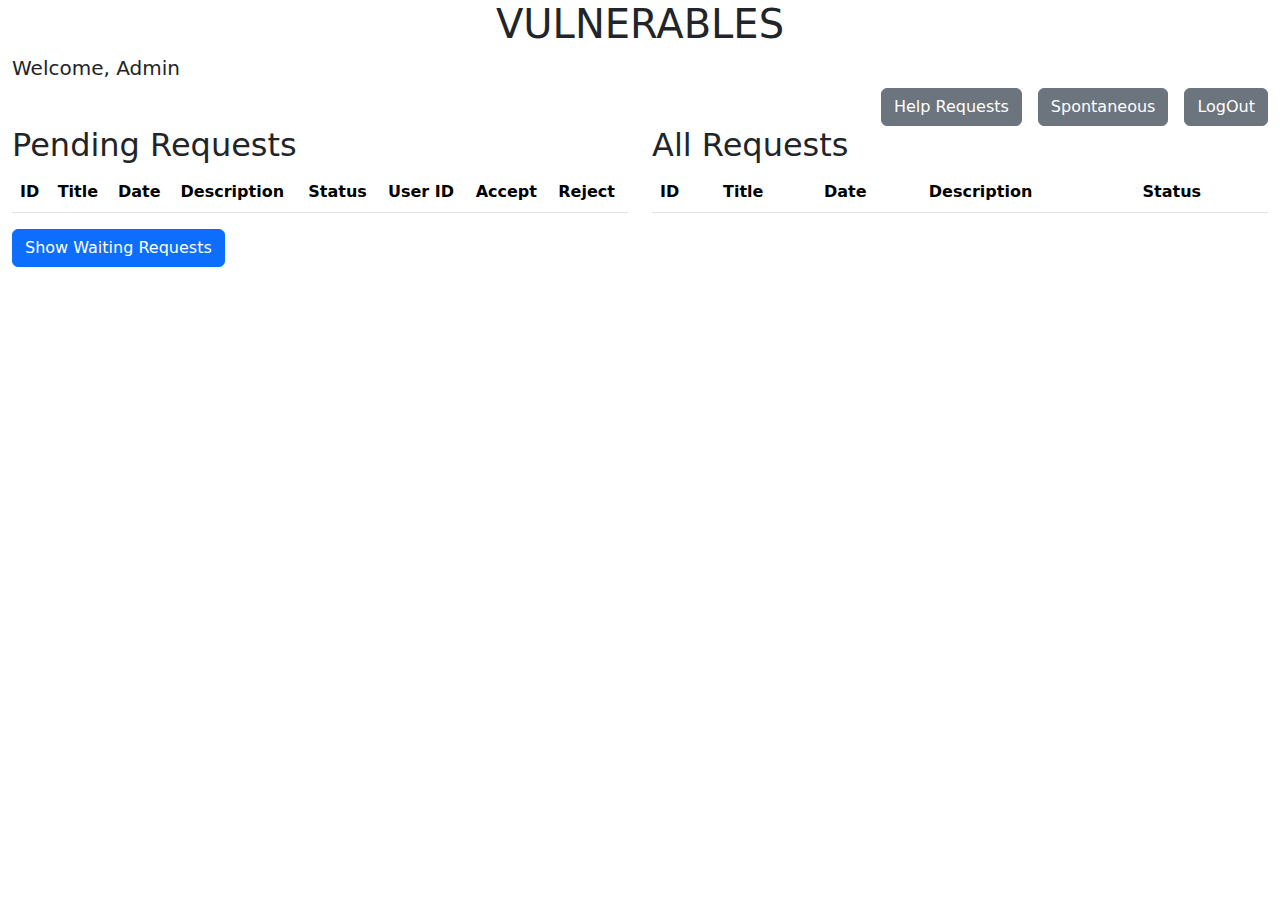
<file: frontend/public/views/AdmViewRequests.html>
<!DOCTYPE html>
<html lang="en">
<head>
    <meta charset="UTF-8">
    <meta name="viewport" content="width=device-width, initial-scale=1.0">
    <title>Requests</title>
    <link href="https://cdn.jsdelivr.net/npm/bootstrap@5.3.0/dist/css/bootstrap.min.css" rel="stylesheet">
    <link rel="stylesheet" href="../src/css/app.css">
</head>
<body>
<div class="container-fluid">
    <!-- Menu Panel -->
    <div class="row menu-panel">
        <div class="col-12 text-center">
            <h1 class="app-title-menu">VULNERABLES</h1>
        </div>
        <div class="col-12 text-start">
            <h5 id="welcomeMessage" class="welcome-message">Welcome, Admin</h5>
        </div>
        <div class="col-12 d-flex justify-content-end">
            <button id="homeButton" class="btn btn-secondary me-3" onclick="window.location.href='../views/AdmViewRequests.html';">Help Requests</button>
            <button id="viewMySpontaneousButton" class="btn btn-secondary me-3" onclick="window.location.href='../views/AdmViewSpontaneous.html';">Spontaneous</button>
            <button id="logOutButton" class="btn btn-secondary" onclick="window.location.href='../views/login.html';">LogOut</button>
        </div>
    </div>

    <!-- Main Panels -->
    <div class="row content-panels">
        <!-- Left Panel -->
        <div class="col-lg-6 left-panel-tables">
            <h2 class="big-title">Pending Requests</h2>
            <table id="requestsTable" class="table table-striped">
                <thead>
                <tr>
                    <th>ID</th>
                    <th>Title</th>
                    <th>Date</th>
                    <th>Description</th>
                    <th>Status</th>
                    <th>User ID</th>
                    <th>Accept</th>
                    <th>Reject</th>
                </tr>
                </thead>
                <tbody></tbody>
            </table>
            <div class="d-flex justify-content-between mt-3">
                <button id="showRequestsButton" class="btn btn-primary">Show Waiting Requests</button>
            </div>
        </div>

        <!-- Right Panel -->
        <div class="col-lg-6 right-panel-tables">
            <h2 class="big-title">All Requests</h2>
            <table id="missionsTable" class="table table-striped">
                <thead>
                <tr>
                    <th>ID</th>
                    <th>Title</th>
                    <th>Date</th>
                    <th>Description</th>
                    <th>Status</th>
                </tr>
                </thead>
                <tbody></tbody>
            </table>
        </div>
    </div>
</div>

<script src="https://cdn.jsdelivr.net/npm/bootstrap@5.3.0/dist/js/bootstrap.bundle.min.js"></script>
<script src="../src/js/admin.js"></script>
</body>
</html>
</file>
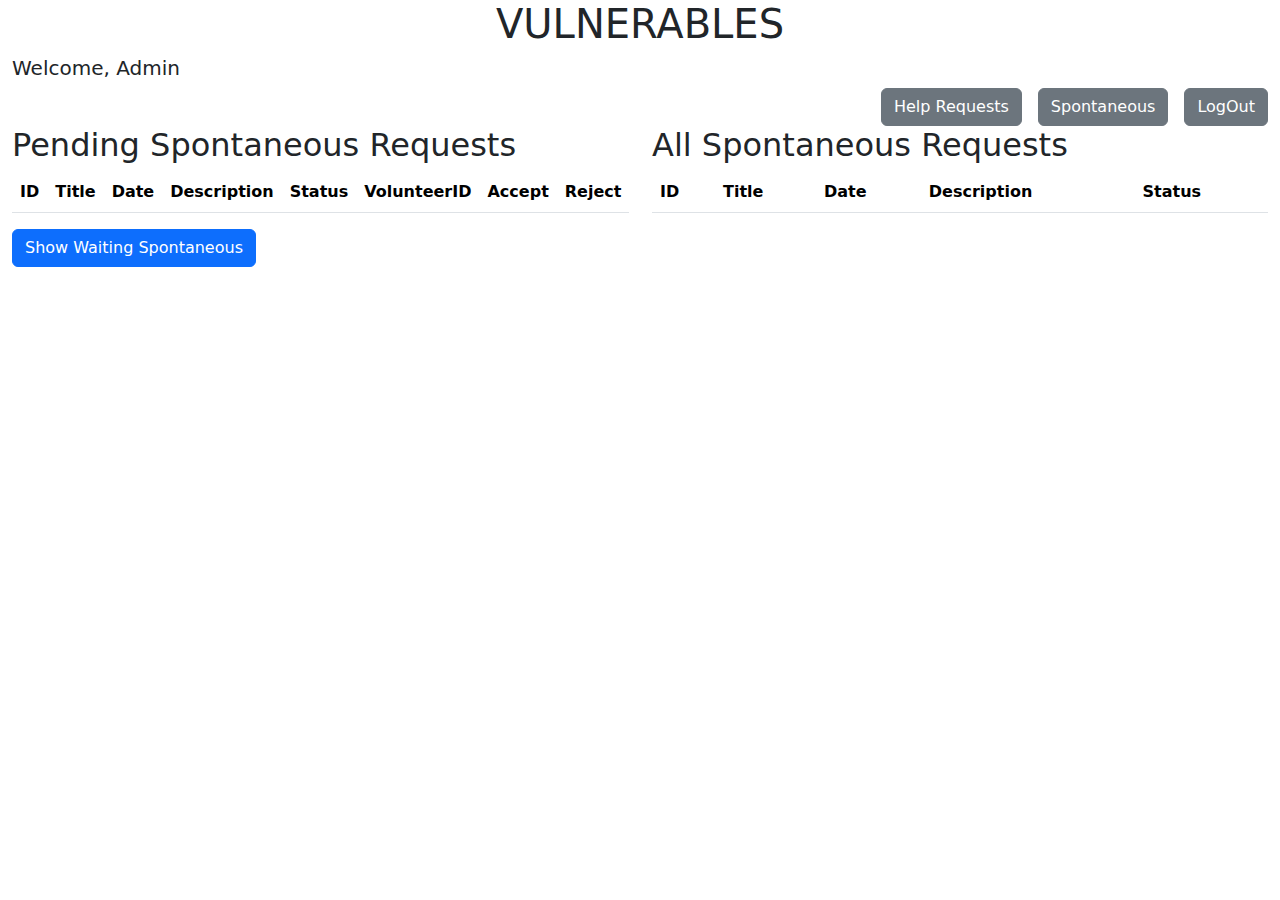
<file: frontend/public/views/AdmViewSpontaneous.html>
<!DOCTYPE html>
<html lang="en">
<head>
  <meta charset="UTF-8">
  <meta name="viewport" content="width=device-width, initial-scale=1.0">
  <title>Spontaneous Requests</title>
  <link href="https://cdn.jsdelivr.net/npm/bootstrap@5.3.0/dist/css/bootstrap.min.css" rel="stylesheet">
  <link rel="stylesheet" href="../src/css/app.css">
</head>
<body>
<div class="container-fluid">
  <!-- Menu Panel -->
  <div class="row menu-panel">
    <div class="col-12 text-center">
      <h1 class="app-title-menu">VULNERABLES</h1>
    </div>
    <div class="col-12 text-start">
      <h5 id="welcomeMessage" class="welcome-message">Welcome, Admin</h5>
    </div>
    <div class="col-12 d-flex justify-content-end">
      <button id="homeButton" class="btn btn-secondary me-3" onclick="window.location.href='../views/AdmViewRequests.html';">Help Requests</button>
      <button id="viewMySpontaneousButton" class="btn btn-secondary me-3" onclick="window.location.href='../views/AdmViewSpontaneous.html';">Spontaneous</button>
      <button id="logOutButton" class="btn btn-secondary" onclick="window.location.href='../views/login.html';">LogOut</button>
    </div>
  </div>

  <!-- Main Panels -->
  <div class="row content-panels">
    <!-- Left Panel -->
    <div class="col-lg-6 left-panel-tables-admin">
      <h2 class="big-title">Pending Spontaneous Requests</h2>
      <table id="requestsTable-admin" class="table table-striped">
        <thead>
        <tr>
          <th>ID</th>
          <th>Title</th>
          <th>Date</th>
          <th>Description</th>
          <th>Status</th>
          <th>VolunteerID</th>
          <th>Accept</th>
          <th>Reject</th>
        </tr>
        </thead>
        <tbody></tbody>
      </table>
      <div class="d-flex justify-content-between mt-3">
        <button id="showSpontaneousButton" class="btn btn-primary">Show Waiting Spontaneous</button>
      </div>
    </div>

    <!-- Right Panel -->
    <div class="col-lg-6 right-panel-tables">
      <h2 class="big-title">All Spontaneous Requests</h2>
      <table id="missionsTable" class="table table-striped">
        <thead>
        <tr>
          <th>ID</th>
          <th>Title</th>
          <th>Date</th>
          <th>Description</th>
          <th>Status</th>
        </tr>
        </thead>
        <tbody></tbody>
      </table>
    </div>
  </div>
</div>

<script src="https://cdn.jsdelivr.net/npm/bootstrap@5.3.0/dist/js/bootstrap.bundle.min.js"></script>
<script src="../src/js/admin.js"></script>
</body>
</html>
</file>
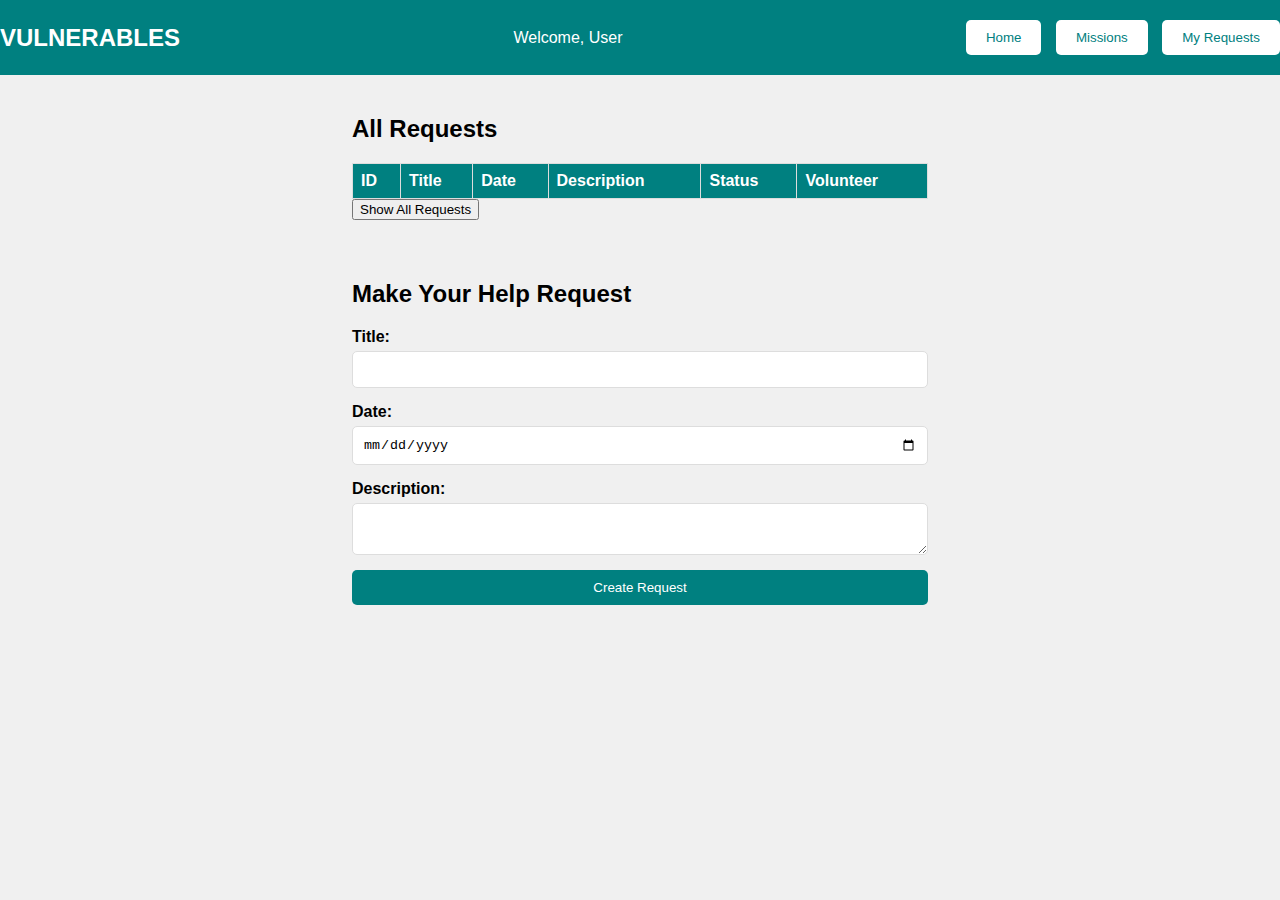
<file: frontend/public/views/helpRequest.html>
<!DOCTYPE html>
<html lang="en">
<head>
  <meta charset="UTF-8">
  <meta name="viewport" content="width=device-width, initial-scale=1.0">
  <title>Help Requests</title>
  <link rel="stylesheet" href="../src/css/helpRequest.css">
</head>
<body>
<div class="container">
  <!-- Menu -->
  <div class="menu">
    <h1>VULNERABLES</h1>
    <div class="welcome">
      <span id="welcomeMessage">Welcome, User</span>
    </div>
    <div class="menu-buttons">
      <button id="homeButton">Home</button>
      <button id="missionsButton">Missions</button>
      <button id="myRequestsButton">My Requests</button>
    </div>
  </div>

  <!-- Left Panel -->
  <div class="left-panel">
    <h2>All Requests</h2>
    <table id="requestsTable">
      <thead>
      <tr>
        <th>ID</th>
        <th>Title</th>
        <th>Date</th>
        <th>Description</th>
        <th>Status</th>
        <th>Volunteer</th>
      </tr>
      </thead>
      <tbody>
      <!-- Rows will be dynamically inserted here -->
      </tbody>
    </table>
    <button id="showRequestsButton">Show All Requests</button>
  </div>

  <!-- Right Panel -->
  <div class="right-panel">
    <h2>Make Your Help Request</h2>
    <form id="helpRequestForm">
      <label for="requestTitle">Title:</label>
      <input type="text" id="requestTitle" name="title" required>

      <label for="requestDate">Date:</label>
      <input type="date" id="requestDate" name="date" required>

      <label for="requestDescription">Description:</label>
      <textarea id="requestDescription" name="description" required></textarea>

      <button type="submit" id="createRequestButton">Create Request</button>
    </form>
  </div>
</div>
<script src="../src/js/helpRequest.js" type="module"></script>
</body>
</html>
</file>
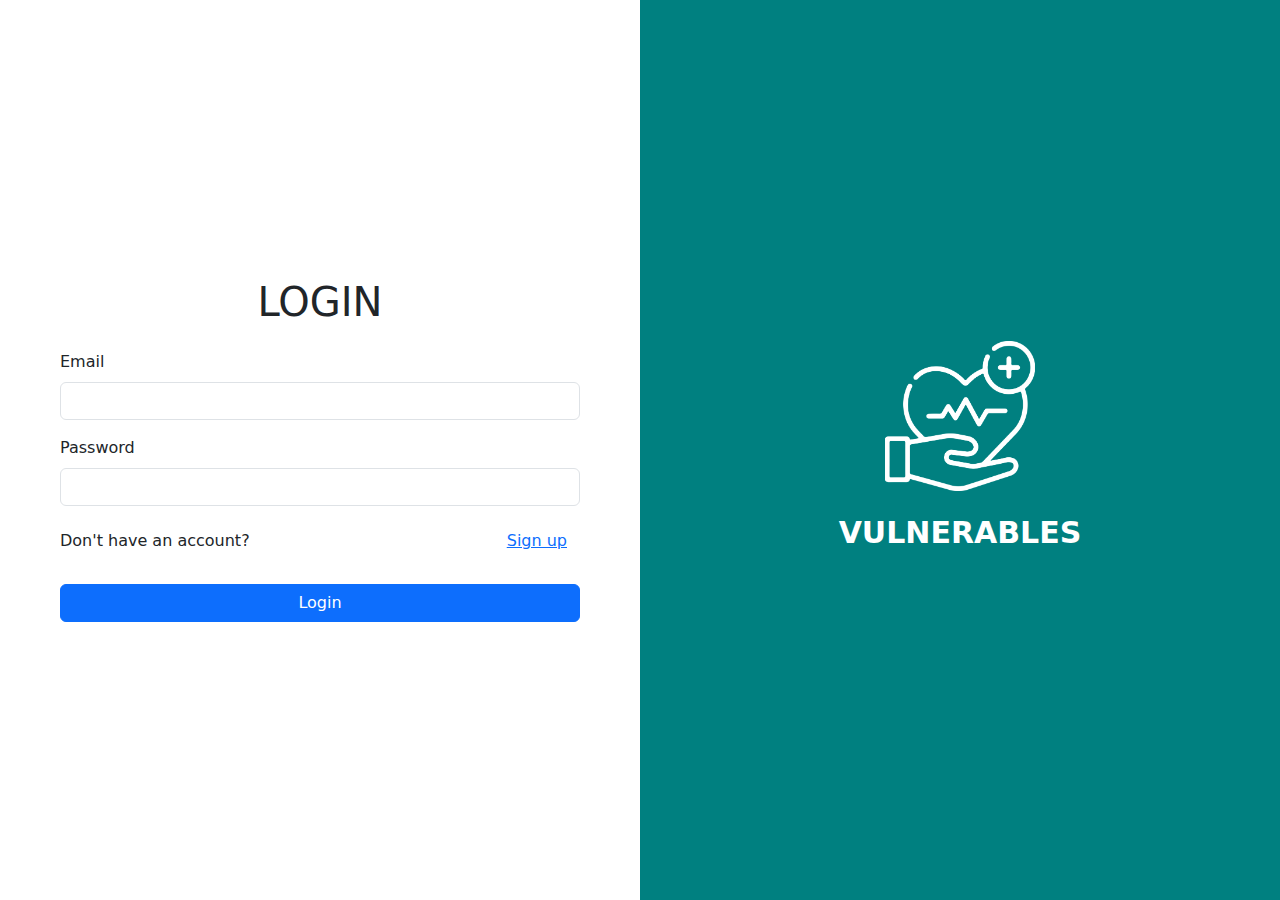
<file: frontend/public/views/login.html>
<!DOCTYPE html>
<html lang="en">
<head>
    <meta charset="UTF-8">
    <meta name="viewport" content="width=device-width, initial-scale=1.0">
    <title>Login</title>
    <!-- Bootstrap CSS -->
    <link href="https://cdn.jsdelivr.net/npm/bootstrap@5.3.0/dist/css/bootstrap.min.css" rel="stylesheet">
    <!-- Custom CSS -->
    <link rel="stylesheet" href="../src/css/login.css">
</head>
<body>
<div class="container-fluid vh-100">
    <div class="row h-100">
        <!-- Left Panel -->
        <div class="col-md-6 d-flex flex-column justify-content-center left-panel">
            <h1 class="text-center mb-4">LOGIN</h1>
            <form id="loginForm">
                <div class="mb-3">
                    <label for="email" class="form-label">Email</label>
                    <input type="text" class="form-control" id="email" name="email" required>
                </div>
                <div class="mb-3">
                    <label for="password" class="form-label">Password</label>
                    <input type="password" class="form-control" id="password" name="password" required>
                </div>
                <div class="d-flex justify-content-between align-items-center">
                    <span>Don't have an account?</span>
                    <a href="../views/signup.html" class="btn btn-link">Sign up</a>
                </div>
                <div class="d-grid mt-4">
                    <button type="submit" class="btn btn-primary">Login</button>
                </div>
            </form>
        </div>
        <!-- Right Panel -->
        <div class="col-md-6 right-panel">
            <img src="../src/media/images/healthcare.png" alt="Logo" class="logo">
            <h1 class="mt-4 login-title">VULNERABLES</h1>
        </div>
    </div>
</div>
<!-- Bootstrap JS -->
<script src="https://cdn.jsdelivr.net/npm/bootstrap@5.3.0/dist/js/bootstrap.bundle.min.js"></script>
<script src="../src/js/login.js"></script>
</body>
</html>
</file>
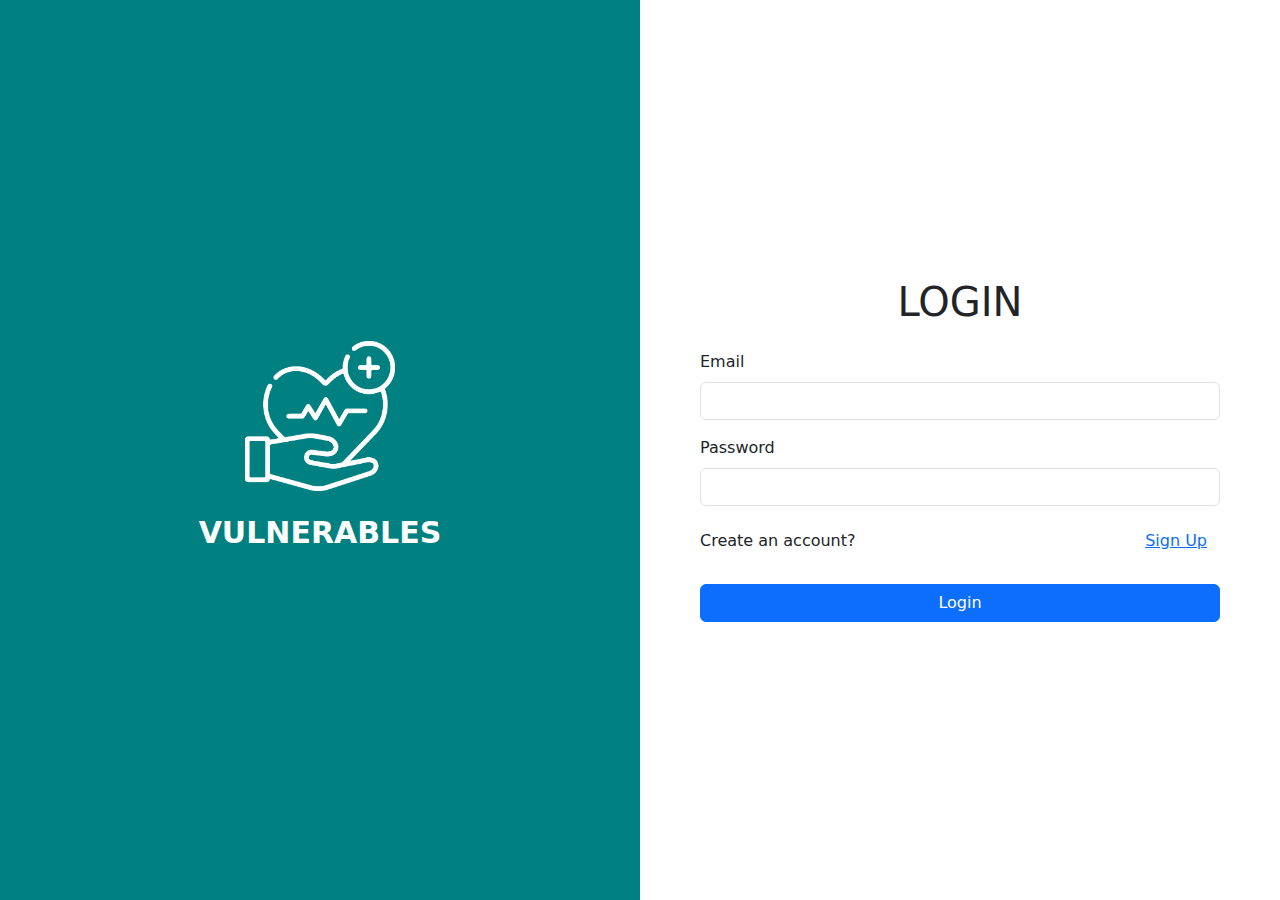
<file: frontend/public/views/login2.html>
<!DOCTYPE html>
<html lang="en">
<head>
    <meta charset="UTF-8">
    <meta name="viewport" content="width=device-width, initial-scale=1.0">
    <title>Login</title>
    <link href="https://cdn.jsdelivr.net/npm/bootstrap@5.3.0/dist/css/bootstrap.min.css" rel="stylesheet">
    <link rel="stylesheet" href="../src/css/app.css">
</head>
<body>
<div class="container-fluid vh-100">
    <div class="row h-100">
        <!-- Left Panel -->
        <div class="col-md-6 left-panel">
            <img src="../src/media/images/healthcare.png" alt="Logo" class="logo">
            <h1 class="mt-4 app-title">VULNERABLES</h1>
        </div>

        <!-- Right Panel -->
        <div class="col-md-6 d-flex flex-column justify-content-center right-panel">
            <h1 class="text-center mb-4">LOGIN</h1>
            <form id="loginForm">
                <div class="mb-3">
                    <label for="email" class="form-label">Email</label>
                    <input type="email" class="form-control" id="email" name="email" required>
                </div>
                <div class="mb-3">
                    <label for="password" class="form-label">Password</label>
                    <input type="password" class="form-control" id="password" name="password" required>
                </div>
                <div class="d-flex justify-content-between align-items-center">
                    <span>Create an account?</span>
                    <a href="signup.html" class="btn btn-link">Sign Up</a>
                </div>
                <div class="d-grid mt-4">
                    <button type="submit" class="btn btn-primary">Login</button>
                </div>
            </form>
        </div>
    </div>
</div>

<script src="https://cdn.jsdelivr.net/npm/bootstrap@5.3.0/dist/js/bootstrap.bundle.min.js"></script>
<script src="../src/js/login2.js"></script>
</body>
</html>
</file>
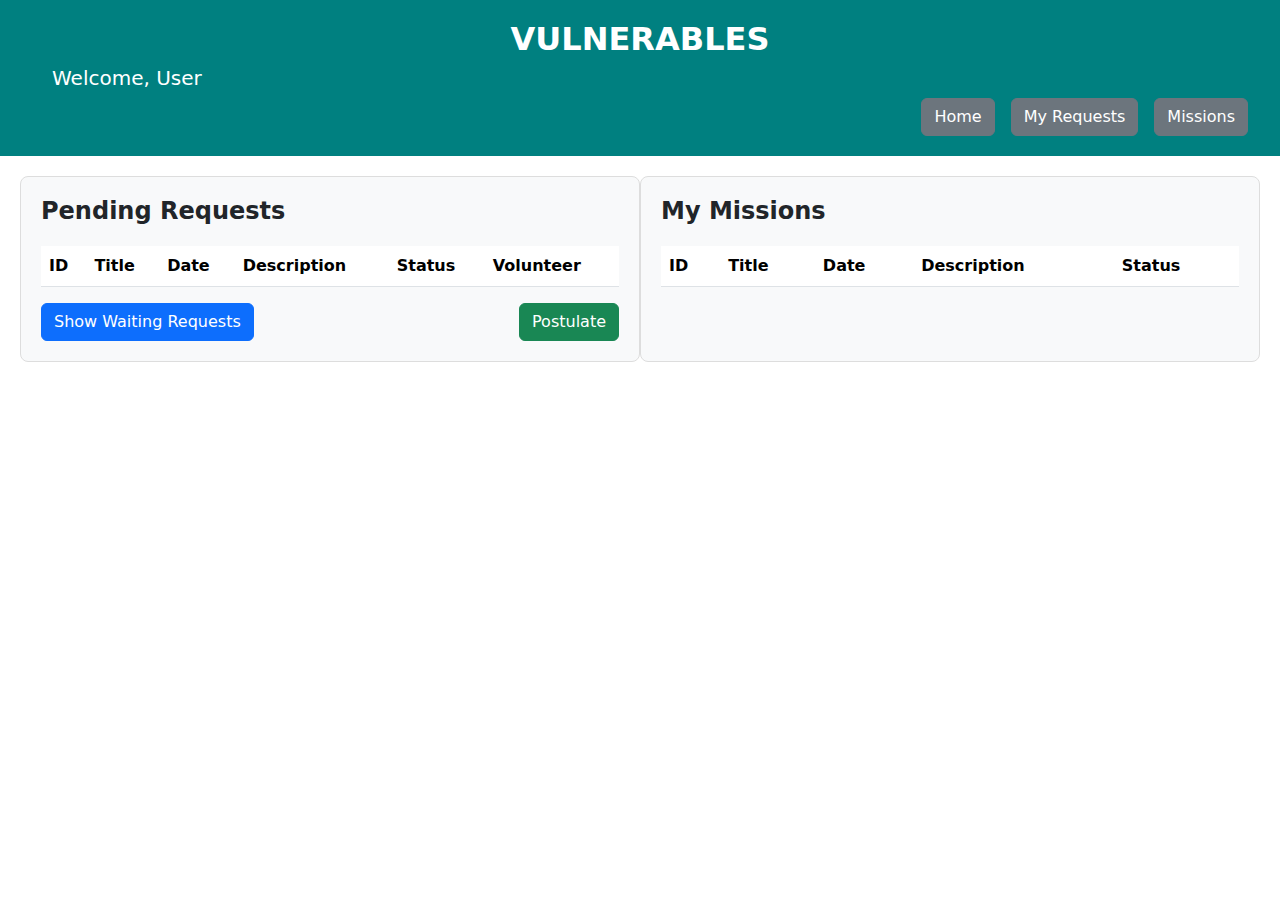
<file: frontend/public/views/myMissions.html>
<!DOCTYPE html>
<html lang="en">
<head>
    <meta charset="UTF-8">
    <meta name="viewport" content="width=device-width, initial-scale=1.0">
    <title>My Missions</title>
    <link href="https://cdn.jsdelivr.net/npm/bootstrap@5.3.0/dist/css/bootstrap.min.css" rel="stylesheet">
    <link rel="stylesheet" href="../src/css/myMissions.css">
</head>
<body>
<div class="container-fluid">
    <!-- Menu Panel -->
    <div class="row menu-panel">
        <div class="col-12 text-center">
            <h1 class="app-title">VULNERABLES</h1>
        </div>
        <div class="col-12 text-start">
            <h5 id="welcomeMessage" class="welcome-message">Welcome, User</h5>
        </div>
        <div class="col-12 d-flex justify-content-end">
            <button id="homeButton" class="btn btn-secondary me-3">Home</button>
            <button id="myRequestsButton" class="btn btn-secondary me-3">My Requests</button>
            <button id="missionsButton" class="btn btn-secondary">Missions</button>
        </div>
    </div>

    <!-- Main Panels -->
    <div class="row content-panels">
        <!-- Left Panel -->
        <div class="col-lg-6 left-panel">
            <h4 class="panel-title">Pending Requests</h4>
            <table id="requestsTable" class="table table-striped">
                <thead>
                <tr>
                    <th>ID</th>
                    <th>Title</th>
                    <th>Date</th>
                    <th>Description</th>
                    <th>Status</th>
                    <th>Volunteer</th>
                </tr>
                </thead>
                <tbody></tbody>
            </table>
            <div class="d-flex justify-content-between mt-3">
                <button id="showRequestsButton" class="btn btn-primary">Show Waiting Requests</button>
                <button id="postulateButton" class="btn btn-success">Postulate</button>
            </div>
        </div>

        <!-- Right Panel -->
        <div class="col-lg-6 right-panel">
            <h4 class="panel-title">My Missions</h4>
            <table id="missionsTable" class="table table-striped">
                <thead>
                <tr>
                    <th>ID</th>
                    <th>Title</th>
                    <th>Date</th>
                    <th>Description</th>
                    <th>Status</th>
                </tr>
                </thead>
                <tbody></tbody>
            </table>
        </div>
    </div>
</div>

<script src="https://cdn.jsdelivr.net/npm/bootstrap@5.3.0/dist/js/bootstrap.bundle.min.js"></script>
<script src="../src/js/myMissions.js"></script>
</body>
</html>
</file>
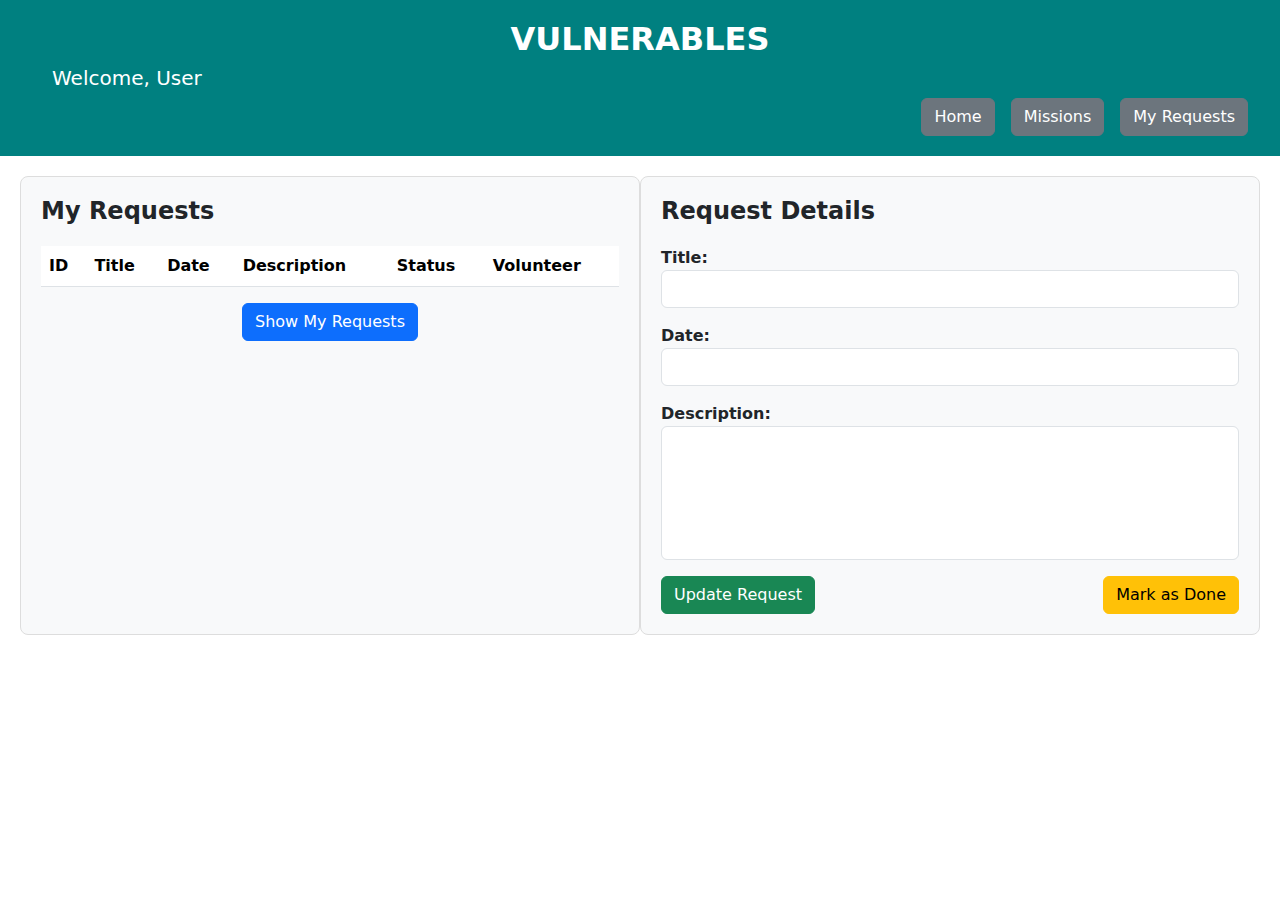
<file: frontend/public/views/myRequests.html>
<!DOCTYPE html>
<html lang="en">
<head>
  <meta charset="UTF-8">
  <meta name="viewport" content="width=device-width, initial-scale=1.0">
  <title>My Requests</title>
  <link href="https://cdn.jsdelivr.net/npm/bootstrap@5.3.0/dist/css/bootstrap.min.css" rel="stylesheet">
  <link rel="stylesheet" href="../src/css/myRequests.css">
</head>
<body>
<div class="container-fluid">
  <!-- Menu Panel -->
  <div class="row menu-panel">
    <div class="col-12 text-center">
      <h1 class="app-title">VULNERABLES</h1>
    </div>
    <div class="col-12 text-start">
      <h5 id="welcomeMessage" class="welcome-message">Welcome, User</h5>
    </div>
    <div class="col-12 d-flex justify-content-end">
      <button id="homeButton" class="btn btn-secondary me-3">Home</button>
      <button id="missionsButton" class="btn btn-secondary me-3">Missions</button>
      <button id="myRequestsButton" class="btn btn-secondary">My Requests</button>
    </div>
  </div>

  <!-- Main Panels -->
  <div class="row content-panels">
    <!-- Left Panel -->
    <div class="col-lg-6 left-panel">
      <h4 class="panel-title">My Requests</h4>
      <table id="requestsTable" class="table table-striped">
        <thead>
        <tr>
          <th>ID</th>
          <th>Title</th>
          <th>Date</th>
          <th>Description</th>
          <th>Status</th>
          <th>Volunteer</th>
        </tr>
        </thead>
        <tbody></tbody>
      </table>
      <div class="d-flex justify-content-center mt-3">
        <button id="showRequestsButton" class="btn btn-primary">Show My Requests</button>
      </div>
    </div>

    <!-- Right Panel -->
    <div class="col-lg-6 right-panel">
      <h4 class="panel-title">Request Details</h4>
      <div class="request-form">
        <label for="requestTitle">Title:</label>
        <input type="text" id="requestTitle" class="form-control mb-3">

        <label for="requestDate">Date:</label>
        <input type="text" id="requestDate" class="form-control mb-3" readonly>

        <label for="requestDescription">Description:</label>
        <textarea id="requestDescription" rows="5" class="form-control mb-3"></textarea>

        <div class="d-flex justify-content-between">
          <button id="updateRequestButton" class="btn btn-success">Update Request</button>
          <button id="markRequestDoneButton" class="btn btn-warning">Mark as Done</button>
        </div>
      </div>
    </div>
  </div>
</div>

<script src="https://cdn.jsdelivr.net/npm/bootstrap@5.3.0/dist/js/bootstrap.bundle.min.js"></script>
<script src="../src/js/myRequests.js"></script>
</body>
</html>
</file>
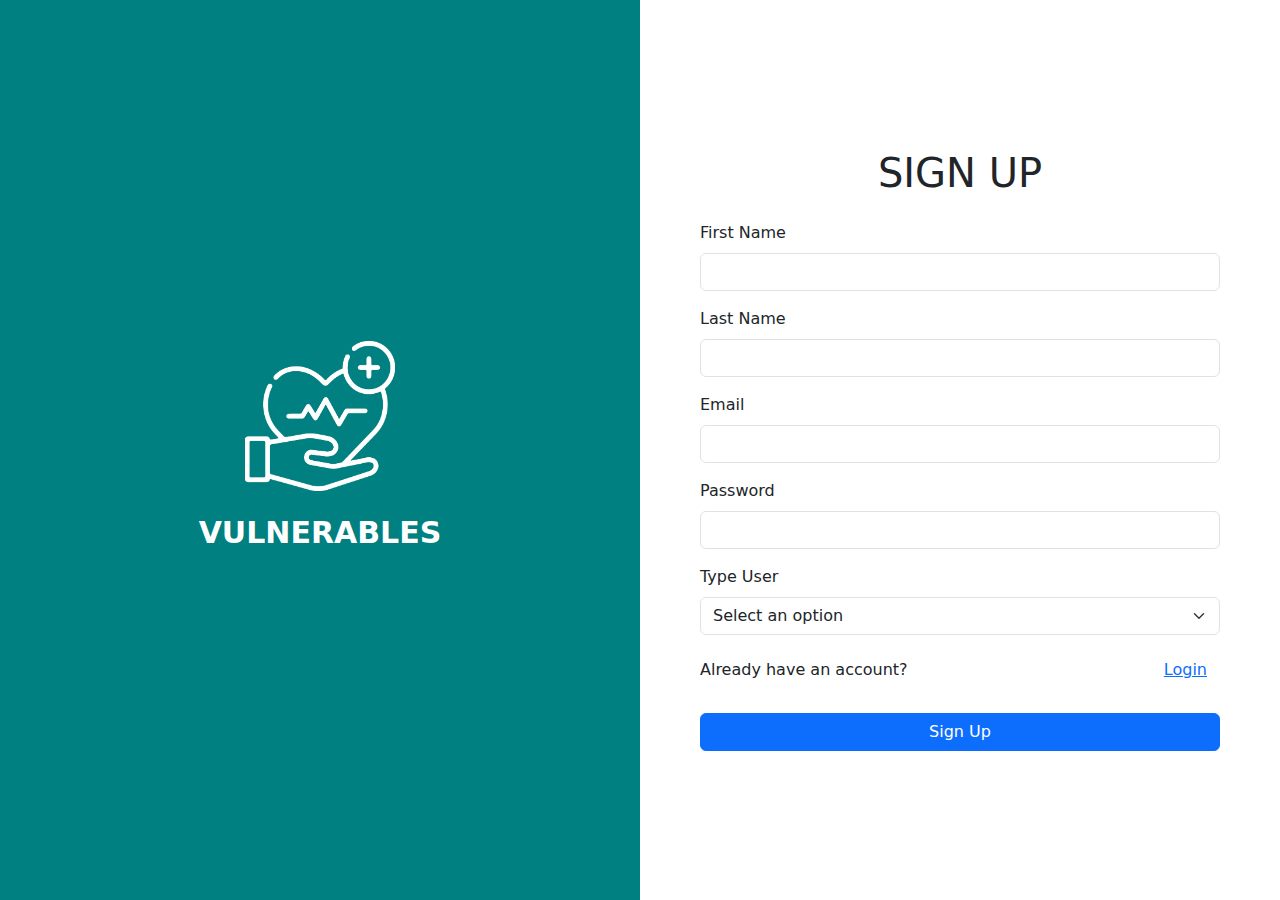
<file: frontend/public/views/signup.html>
<!DOCTYPE html>
<html lang="en">
<head>
  <meta charset="UTF-8">
  <meta name="viewport" content="width=device-width, initial-scale=1.0">
  <title>Sign Up</title>
  <!-- Bootstrap CSS -->
  <link href="https://cdn.jsdelivr.net/npm/bootstrap@5.3.0/dist/css/bootstrap.min.css" rel="stylesheet">
  <!-- Custom CSS -->
  <link rel="stylesheet" href="../src/css/app.css">
</head>
<body>
<div class="container-fluid vh-100">
  <div class="row h-100">
    <!-- Left Panel -->
    <div class="col-md-6 left-panel">
      <img src="../src/media/images/healthcare.png" alt="Logo" class="logo">
      <h1 class="mt-4 app-title">VULNERABLES</h1>
    </div>

    <!-- Right Panel -->
    <div class="col-md-6 d-flex flex-column justify-content-center right-panel">
      <h1 class="text-center mb-4">SIGN UP</h1>
      <form id="signupForm">
        <div class="mb-3">
          <label for="firstName" class="form-label">First Name</label>
          <input type="text" class="form-control" id="firstName" name="firstName" required>
        </div>
        <div class="mb-3">
          <label for="lastName" class="form-label">Last Name</label>
          <input type="text" class="form-control" id="lastName" name="lastName" required>
        </div>
        <div class="mb-3">
          <label for="email" class="form-label">Email</label>
          <input type="email" class="form-control" id="email" name="email" required>
        </div>
        <div class="mb-3">
          <label for="password" class="form-label">Password</label>
          <input type="password" class="form-control" id="password" name="password" required>
        </div>

        <div class="mb-3">
          <label for="userType" class="form-label">Type User</label>
          <select class="form-select" id="userType" name="userType" required>
            <option value="" disabled selected>Select an option</option>
            <option value="Volunteer">Volunteer</option>
            <option value="Admin">Admin</option>
            <option value="Other">User</option>
          </select>
        </div>

        <div class="d-flex justify-content-between align-items-center">
          <span>Already have an account?</span>
          <!-- <a href="login.html" class="btn btn-link">Login</a> -->
          <a href="../views/login.html" class="btn btn-link">Login</a>
        </div>
        <div class="d-grid mt-4">
          <button type="submit" class="btn btn-primary">Sign Up</button>
        </div>
      </form>
    </div>
  </div>
</div>

<!-- Bootstrap JS -->
<script src="https://cdn.jsdelivr.net/npm/bootstrap@5.3.0/dist/js/bootstrap.bundle.min.js"></script>
<script src="../src/js/signup.js"></script>
</body>
</html>
</file>
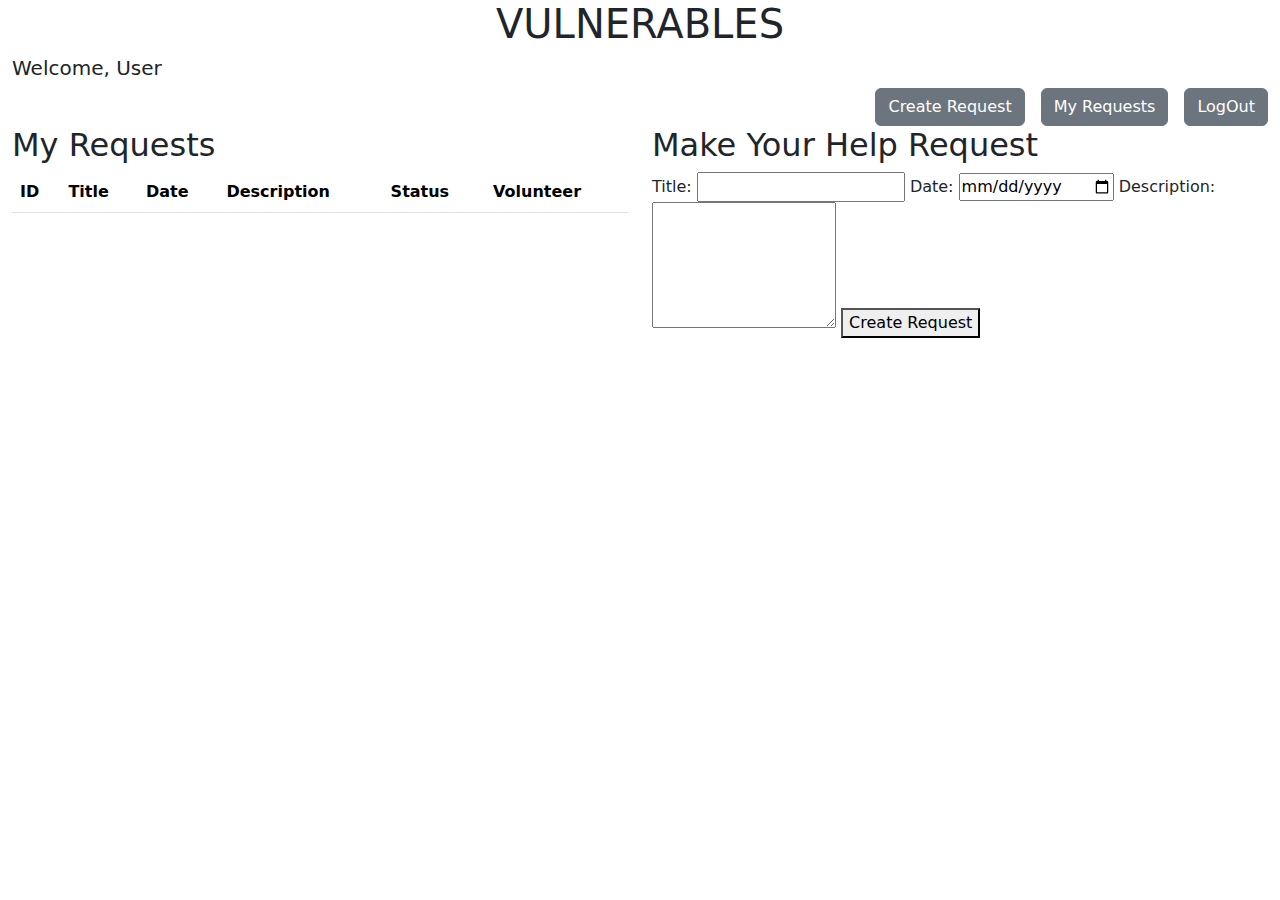
<file: frontend/public/views/UsrHelpRequest.html>
<!DOCTYPE html>
<html lang="en">
<head>
  <meta charset="UTF-8">
  <meta name="viewport" content="width=device-width, initial-scale=1.0">
  <title>Create Help Request</title>
  <link href="https://cdn.jsdelivr.net/npm/bootstrap@5.3.0/dist/css/bootstrap.min.css" rel="stylesheet">
  <link rel="stylesheet" href="../src/css/app.css">
</head>
<body>
<div class="container-fluid">
<!-- Menu Panel -->
<div class="row menu-panel">
  <div class="col-12 text-center">
    <h1 class="app-title-menu">VULNERABLES</h1>
  </div>
  <div class="col-12 text-start">
    <h5 id="welcomeMessage" class="welcome-message">Welcome, User</h5>
  </div>
  <div class="col-12 d-flex justify-content-end">
    <button id="homeButton" class="btn btn-secondary me-3" onclick="window.location.href='../views/UsrHelpRequest.html';">Create Request</button>
    <button id="myRequestsButton" class="btn btn-secondary me-3" onclick="window.location.href='../views/UsrMyRequests.html';">My Requests</button>
    <button id="logOutButton" class="btn btn-secondary" onclick="window.location.href='../views/login.html';">LogOut</button>
  </div>
</div>

<!-- Main Content -->
  <div class="row content-panels">
  <!-- Left Panel -->
    <div class="col-lg-6 left-panel-tables">
      <h2 class="big-title">My Requests</h2>
      <table id="requestsTable" class="table table-striped">
        <thead>
        <tr>
          <th>ID</th>
          <th>Title</th>
          <th>Date</th>
          <th>Description</th>
          <th>Status</th>
          <th>Volunteer</th>
        </tr>
        </thead>
        <tbody>
        <!-- Rows dynamically generated via JavaScript -->
        </tbody>
      </table>
    </div>

  <!-- Right Panel -->
    <div class="col-lg-6 right-panel-tables">
      <h2 class="big-title">Make Your Help Request</h2>
      <div id="request-form">
        <label for="requestTitle">Title:</label>
        <input type="text" id="requestTitle" class="input-field" required>

        <label for="requestDate">Date:</label>
        <input type="date" id="requestDate" class="input-field" required>

        <label for="requestDescription">Description:</label>
        <textarea id="requestDescription" rows="5" class="input-field" required></textarea>

        <button id="btn-create-request" class="action-button">Create Request</button>
      </div>
    </div>

</div>

</div>
<script src="https://cdn.jsdelivr.net/npm/bootstrap@5.3.0/dist/js/bootstrap.bundle.min.js"></script>
<script src="../src/js/user.js"></script>
</body>
</html>
</file>
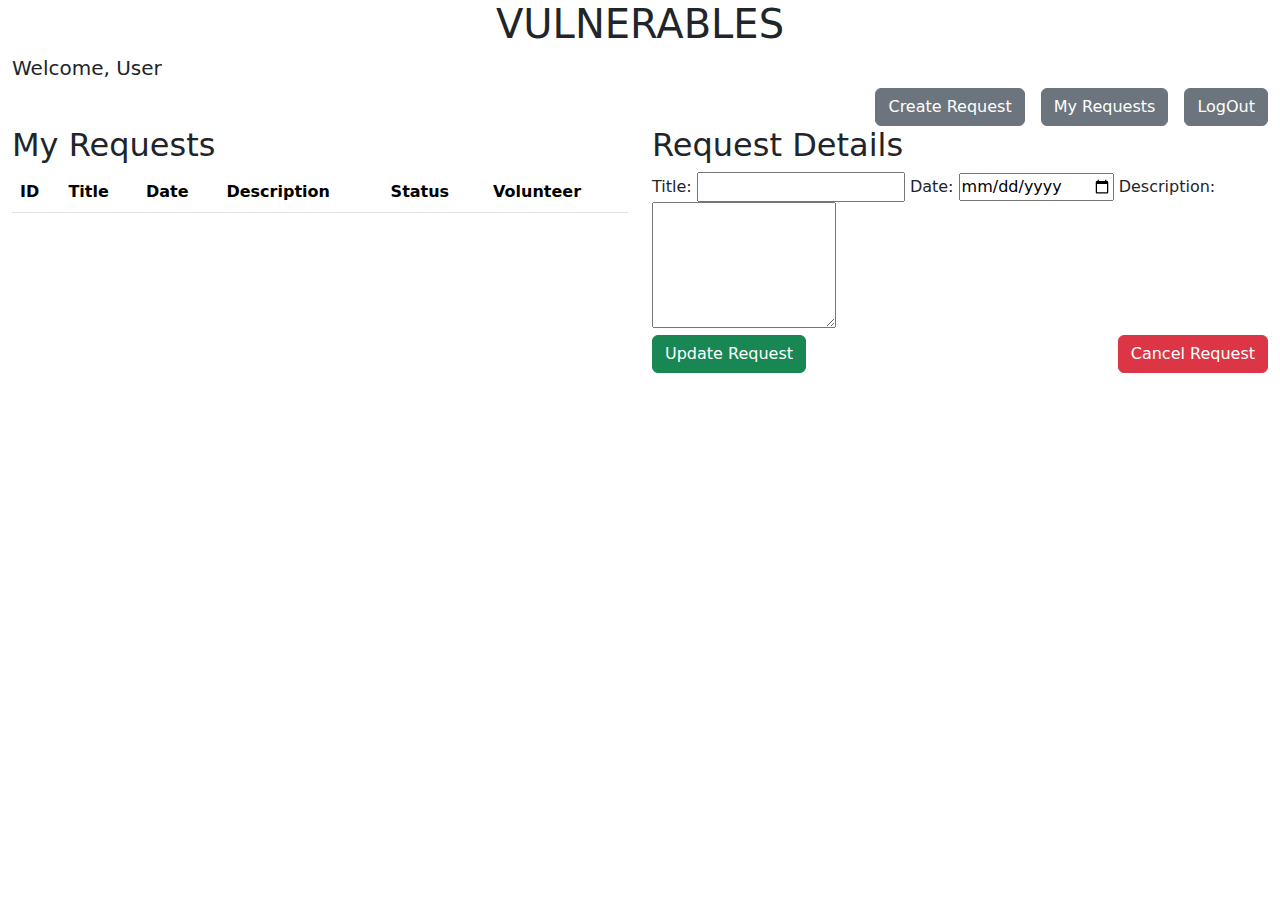
<file: frontend/public/views/UsrMyRequests.html>
<!DOCTYPE html>
<html lang="en">
<head>
  <meta charset="UTF-8">
  <meta name="viewport" content="width=device-width, initial-scale=1.0">
  <title>My Requests</title>
  <link href="https://cdn.jsdelivr.net/npm/bootstrap@5.3.0/dist/css/bootstrap.min.css" rel="stylesheet">
  <link rel="stylesheet" href="../src/css/app.css">
</head>
<body>
<div class="container-fluid">
  <!-- Menu Panel -->
  <div class="row menu-panel">
    <div class="col-12 text-center">
      <h1 class="app-title-menu">VULNERABLES</h1>
    </div>
    <div class="col-12 text-start">
      <h5 id="welcomeMessage" class="welcome-message">Welcome, User</h5>
    </div>
    <div class="col-12 d-flex justify-content-end">
      <button id="homeButton" class="btn btn-secondary me-3" onclick="window.location.href='../views/UsrHelpRequest.html';">Create Request</button>
      <button id="myRequestsButton" class="btn btn-secondary me-3" onclick="window.location.href='../views/UsrMyRequests.html';">My Requests</button>
      <button id="logOutButton" class="btn btn-secondary" onclick="window.location.href='../views/login.html';">LogOut</button>
    </div>
  </div>

  <!-- Main Panels -->
  <div class="row content-panels">
    <!-- Left Panel -->
    <div class="col-lg-6 left-panel-tables">
      <h2 class="big-title">My Requests</h2>
      <table id="requestsTable" class="table table-striped">
        <thead>
        <tr>
          <th>ID</th>
          <th>Title</th>
          <th>Date</th>
          <th>Description</th>
          <th>Status</th>
          <th>Volunteer</th>
        </tr>
        </thead>
        <tbody></tbody>
      </table>
    </div>

    <!-- Right Panel -->
    <div class="col-lg-6 right-panel-tables">
      <h2 class="big-title">Request Details</h2>
      <div class="request-form">
        <label for="requestTitle">Title:</label>
        <input type="text" id="requestTitle" class="input-field" required>

        <label for="requestDate">Date:</label>
        <input type="date" id="requestDate" class="input-field" required>

        <label for="requestDescription">Description:</label>
        <textarea id="requestDescription" rows="5" class="input-field" required></textarea>

        <div class="d-flex justify-content-between">
          <button id="updateRequestButton" class="btn btn-success">Update Request</button>
          <button id="markRequestDoneButton" class="btn btn-danger">Cancel Request</button>
        </div>
      </div>
    </div>
  </div>
</div>

<script src="https://cdn.jsdelivr.net/npm/bootstrap@5.3.0/dist/js/bootstrap.bundle.min.js"></script>
<script src="../src/js/user.js"></script>
</body>
</html>
</file>
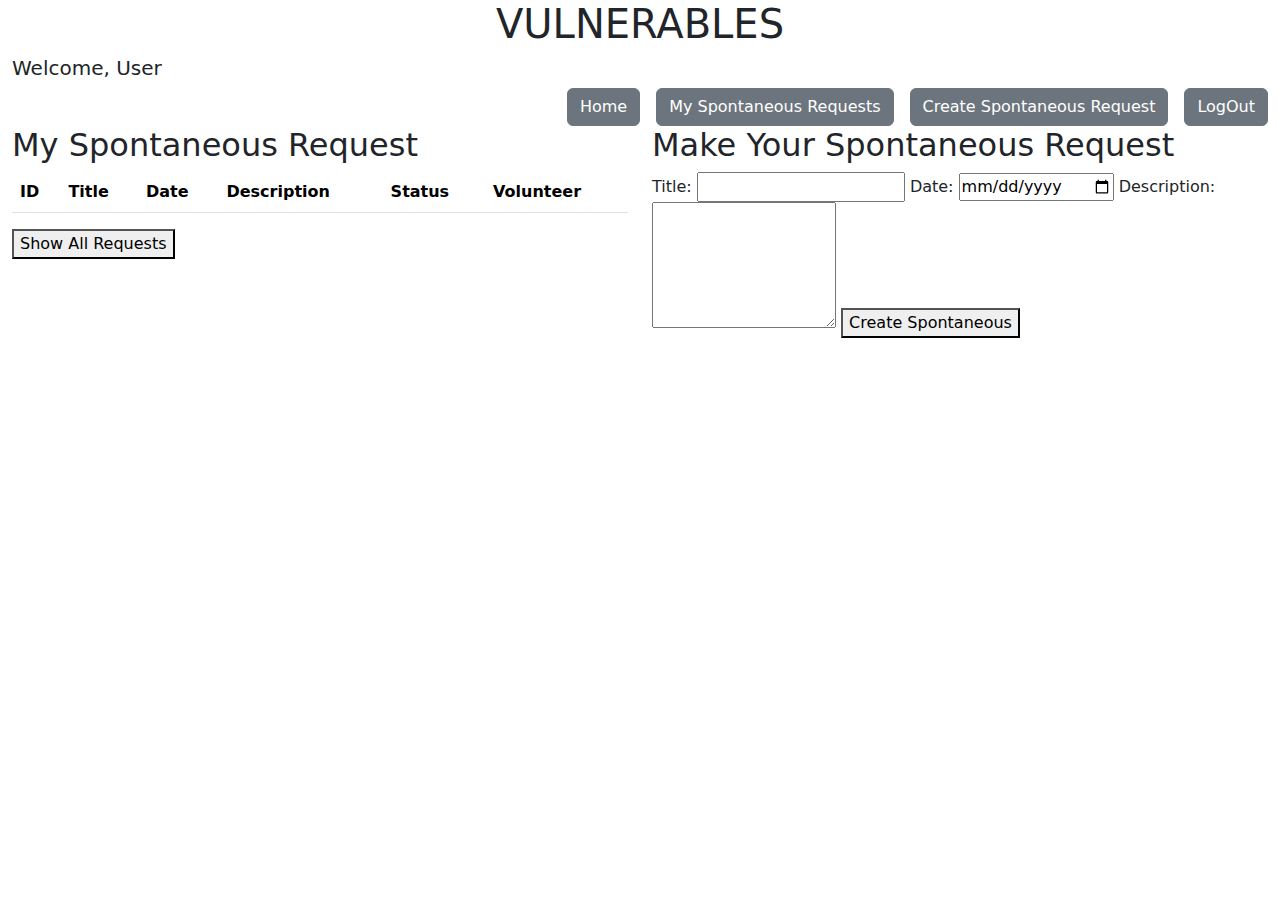
<file: frontend/public/views/VolCreateSpontaneous.html>
<!DOCTYPE html>
<html lang="en">
<head>
  <meta charset="UTF-8">
  <meta name="viewport" content="width=device-width, initial-scale=1.0">
  <title>Create Spontaneous</title>
  <link href="https://cdn.jsdelivr.net/npm/bootstrap@5.3.0/dist/css/bootstrap.min.css" rel="stylesheet">
  <link rel="stylesheet" href="../src/css/app.css">
</head>
<body>
<div class="container-fluid">
  <!-- Menu Panel -->
  <div class="row menu-panel">
    <div class="col-12 text-center">
      <h1 class="app-title-menu">VULNERABLES</h1>
    </div>
    <div class="col-12 text-start">
      <h5 id="welcomeMessage" class="welcome-message">Welcome, Volunteer</h5>
    </div>
    <div class="col-12 d-flex justify-content-end">
      <button id="homeButton" class="btn btn-secondary me-3" onclick="window.location.href='../views/VolMyMissions.html';">Home</button>
      <button id="viewMySpontaneousButton" class="btn btn-secondary me-3" onclick="window.location.href='../views/VolViewMySpontaneous.html';">My Spontaneous Requests</button>
      <button id="createSpontaneousButton" class="btn btn-secondary me-3" onclick="window.location.href='../views/VolCreateSpontaneous.html';">Create Spontaneous Request</button>
      <button id="logOutButton" class="btn btn-secondary" onclick="window.location.href='../views/login.html';">LogOut</button>
    </div>
  </div>

  <!-- Main Content -->
  <div class="row content-panels">
    <!-- Left Panel -->
    <div class="col-lg-6 left-panel-tables">
      <h2 class="big-title">My Spontaneous Request</h2>
      <table id="requestsTable" class="table table-striped">
        <thead>
        <tr>
          <th>ID</th>
          <th>Title</th>
          <th>Date</th>
          <th>Description</th>
          <th>Status</th>
          <th>Volunteer</th>
        </tr>
        </thead>
        <tbody>
        <!-- Rows dynamically generated via JavaScript -->
        </tbody>
      </table>
      <div class="d-flex justify-content-between mt-3">
        <button id="btn-show-data" class="action-button">Show All Requests</button>
      </div>
    </div>

    <!-- Right Panel -->
    <div class="col-lg-6 right-panel-tables">
      <h2 class="big-title">Make Your Spontaneous Request</h2>
      <div id="request-form">
        <label for="requestTitle">Title:</label>
        <input type="text" id="requestTitle" class="input-field" required>

        <label for="requestDate">Date:</label>
        <input type="date" id="requestDate" class="input-field" required>

        <label for="requestDescription">Description:</label>
        <textarea id="requestDescription" rows="5" class="input-field" required></textarea>

        <button id="btn-create-request" class="action-button">Create Spontaneous</button>
      </div>
    </div>
  </div>

</div>
<script src="https://cdn.jsdelivr.net/npm/bootstrap@5.3.0/dist/js/bootstrap.bundle.min.js"></script>
<script src="../src/js/helpRequest.js"></script>
</body>
</html>
</file>
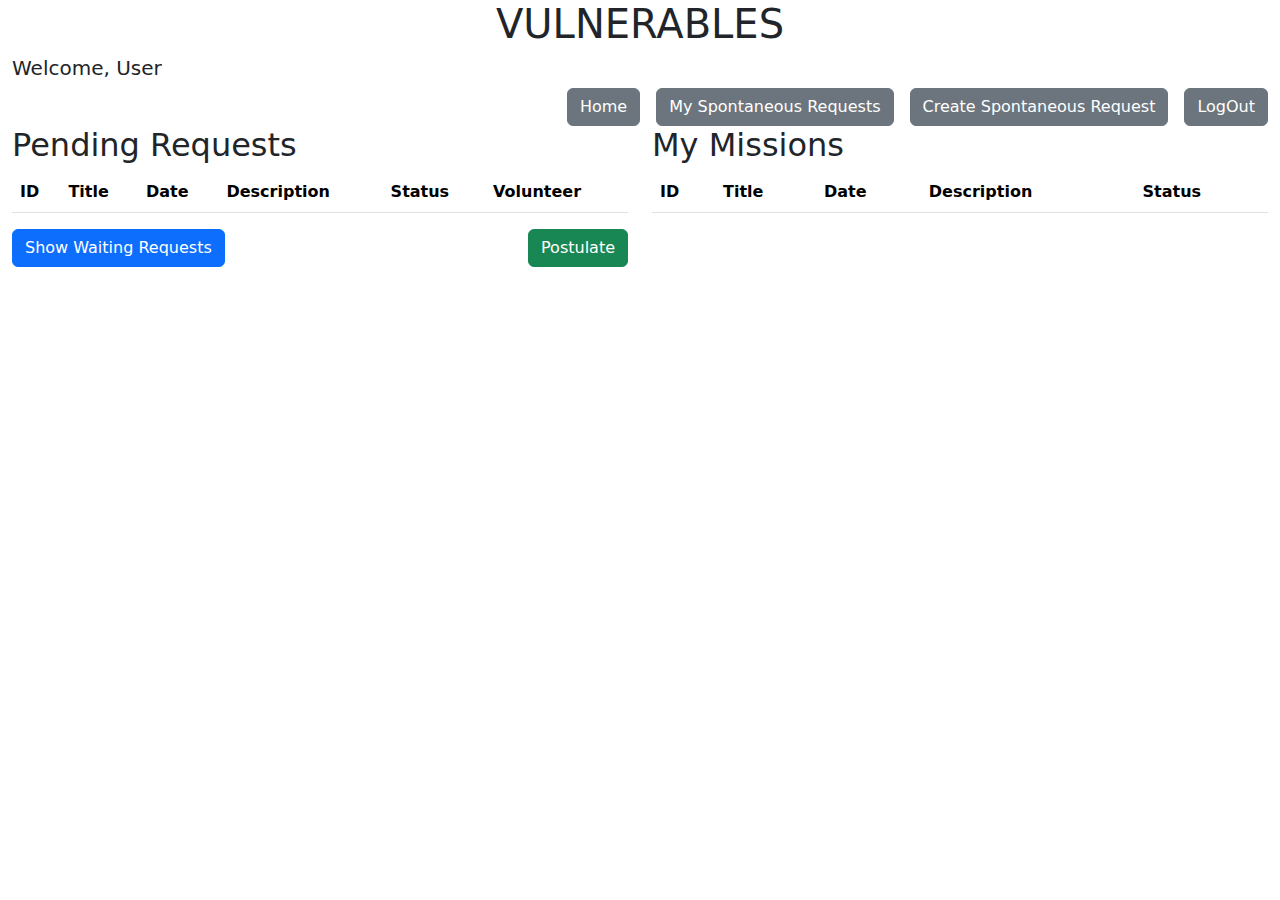
<file: frontend/public/views/VolMyMissions.html>
<!DOCTYPE html>
<html lang="en">
<head>
    <meta charset="UTF-8">
    <meta name="viewport" content="width=device-width, initial-scale=1.0">
    <title>My Missions</title>
    <link href="https://cdn.jsdelivr.net/npm/bootstrap@5.3.0/dist/css/bootstrap.min.css" rel="stylesheet">
    <link rel="stylesheet" href="../src/css/app.css">
</head>
<body>
<div class="container-fluid">
    <!-- Menu Panel -->
    <div class="row menu-panel">
        <div class="col-12 text-center">
            <h1 class="app-title-menu">VULNERABLES</h1>
        </div>
        <div class="col-12 text-start">
            <h5 id="welcomeMessage" class="welcome-message">Welcome, Volunteer</h5>
        </div>
        <div class="col-12 d-flex justify-content-end">
            <button id="homeButton" class="btn btn-secondary me-3" onclick="window.location.href='../views/VolMyMissions.html';">Home</button>
            <button id="viewMySpontaneousButton" class="btn btn-secondary me-3" onclick="window.location.href='../views/VolViewMySpontaneous.html';">My Spontaneous Requests</button>
            <button id="createSpontaneousButton" class="btn btn-secondary me-3" onclick="window.location.href='../views/VolCreateSpontaneous.html';">Create Spontaneous Request</button>
            <button id="logOutButton" class="btn btn-secondary" onclick="window.location.href='../views/login.html';">LogOut</button>
        </div>
    </div>

    <!-- Main Panels -->
    <div class="row content-panels">
        <!-- Left Panel -->
        <div class="col-lg-6 left-panel-tables">
            <h2 class="big-title">Pending Requests</h2>
            <table id="requestsTable" class="table table-striped">
                <thead>
                <tr>
                    <th>ID</th>
                    <th>Title</th>
                    <th>Date</th>
                    <th>Description</th>
                    <th>Status</th>
                    <th>Volunteer</th>
                </tr>
                </thead>
                <tbody></tbody>
            </table>
            <div class="d-flex justify-content-between mt-3">
                <button id="showRequestsButton" class="btn btn-primary">Show Waiting Requests</button>
                <button id="postulateButton" class="btn btn-success">Postulate</button>
            </div>
        </div>

        <!-- Right Panel -->
        <div class="col-lg-6 right-panel-tables">
            <h2 class="big-title">My Missions</h2>
            <table id="missionsTable" class="table table-striped">
                <thead>
                <tr>
                    <th>ID</th>
                    <th>Title</th>
                    <th>Date</th>
                    <th>Description</th>
                    <th>Status</th>
                </tr>
                </thead>
                <tbody></tbody>
            </table>
        </div>
    </div>
</div>

<script src="https://cdn.jsdelivr.net/npm/bootstrap@5.3.0/dist/js/bootstrap.bundle.min.js"></script>
<script src="../src/js/myMissions.js"></script>
</body>
</html>
</file>
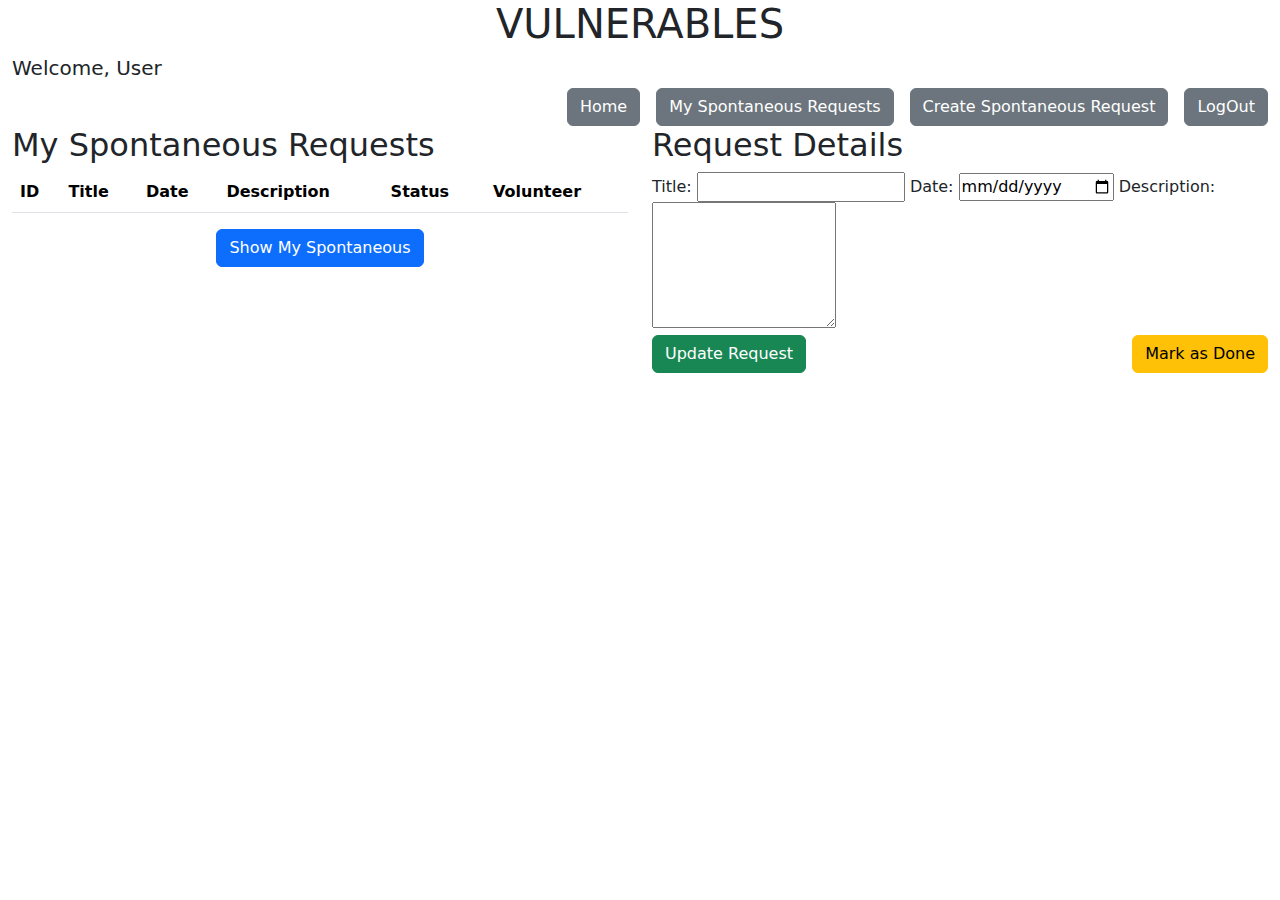
<file: frontend/public/views/VolViewMySpontaneous.html>
<!DOCTYPE html>
<html lang="en">
<head>
    <meta charset="UTF-8">
    <meta name="viewport" content="width=device-width, initial-scale=1.0">
    <title>My Spontaneous</title>
    <link href="https://cdn.jsdelivr.net/npm/bootstrap@5.3.0/dist/css/bootstrap.min.css" rel="stylesheet">
    <link rel="stylesheet" href="../src/css/app.css">
</head>
<body>
<div class="container-fluid">
    <!-- Menu Panel -->
    <div class="row menu-panel">
        <div class="col-12 text-center">
            <h1 class="app-title-menu">VULNERABLES</h1>
        </div>
        <div class="col-12 text-start">
            <h5 id="welcomeMessage" class="welcome-message">Welcome, Volunteer</h5>
        </div>
        <div class="col-12 d-flex justify-content-end">
            <button id="homeButton" class="btn btn-secondary me-3" onclick="window.location.href='../views/VolMyMissions.html';">Home</button>
            <button id="viewMySpontaneousButton" class="btn btn-secondary me-3" onclick="window.location.href='../views/VolViewMySpontaneous.html';">My Spontaneous Requests</button>
            <button id="createSpontaneousButton" class="btn btn-secondary me-3" onclick="window.location.href='../views/VolCreateSpontaneous.html';">Create Spontaneous Request</button>
            <button id="logOutButton" class="btn btn-secondary" onclick="window.location.href='../views/login.html';">LogOut</button>
        </div>
    </div>

    <!-- Main Panels -->
    <div class="row content-panels">
        <!-- Left Panel -->
        <div class="col-lg-6 left-panel-tables">
            <h2 class="big-title">My Spontaneous Requests</h2>
            <table id="requestsTable" class="table table-striped">
                <thead>
                <tr>
                    <th>ID</th>
                    <th>Title</th>
                    <th>Date</th>
                    <th>Description</th>
                    <th>Status</th>
                    <th>Volunteer</th>
                </tr>
                </thead>
                <tbody></tbody>
            </table>
            <div class="d-flex justify-content-center mt-3">
                <button id="showRequestsButton" class="btn btn-primary">Show My Spontaneous</button>
            </div>
        </div>

        <!-- Right Panel -->

        <div class="col-lg-6 right-panel-tables">
            <h2 class="big-title">Request Details</h2>
            <div class="request-form">
                <label for="requestTitle">Title:</label>
                <input type="text" id="requestTitle" class="input-field" required>

                <label for="requestDate">Date:</label>
                <input type="date" id="requestDate" class="input-field" required>

                <label for="requestDescription">Description:</label>
                <textarea id="requestDescription" rows="5" class="input-field" required></textarea>

                <div class="d-flex justify-content-between">
                    <button id="updateRequestButton" class="btn btn-success">Update Request</button>
                    <button id="markRequestDoneButton" class="btn btn-warning">Mark as Done</button>
                </div>
            </div>
        </div>
    </div>
</div>

<script src="https://cdn.jsdelivr.net/npm/bootstrap@5.3.0/dist/js/bootstrap.bundle.min.js"></script>
<script src="../src/js/myRequests.js"></script>
</body>
</html>
</file>
<file: frontend/public/src/css/app.css>
.left-panel {
    background-color: #008080;
    color: white;
    text-align: center;
    display: flex;
    flex-direction: column;
    justify-content: center;
    align-items: center;
}

.right-panel {
    background-color: white;
    padding-left: 60px;
    padding-right: 60px;
}

.logo {
    width: 150px;
    height: 150px;
}

.app-title {
    font-weight: bold;
    font-size: 30px;
}
</file>
<file: frontend/public/src/css/helpRequest.css>
body {
    font-family: Arial, sans-serif;
    margin: 0;
    padding: 0;
    background-color: #f0f0f0;
}

.container {
    display: flex;
    flex-direction: column;
    align-items: center;
}

.menu {
    background-color: #008080;
    color: white;
    width: 100%;
    padding: 20px;
    text-align: center;
    display: flex;
    justify-content: space-between;
    align-items: center;
}

.menu h1 {
    font-size: 24px;
    margin: 0;
}

.menu-buttons button {
    margin-left: 10px;
    padding: 10px 20px;
    background-color: white;
    color: #008080;
    border: none;
    border-radius: 5px;
    cursor: pointer;
}

.left-panel, .right-panel {
    width: 45%;
    margin: 20px;
}

table {
    width: 100%;
    border-collapse: collapse;
}

th, td {
    border: 1px solid #ddd;
    padding: 8px;
    text-align: left;
}

th {
    background-color: #008080;
    color: white;
}

form {
    display: flex;
    flex-direction: column;
}

form label {
    margin-bottom: 5px;
    font-weight: bold;
}

form input, form textarea, form button {
    margin-bottom: 15px;
    padding: 10px;
    border: 1px solid #ddd;
    border-radius: 5px;
}

form button {
    background-color: #008080;
    color: white;
    border: none;
    cursor: pointer;
}
</file>
<file: frontend/public/src/css/login.css>
.right-panel {
    background-color: #008080;
    color: white;
    text-align: center;
    display: flex;
    flex-direction: column;
    justify-content: center;
    align-items: center;
}

.left-panel {
    background-color: white;
    padding-left: 60px;
    padding-right: 60px;
}

.logo {
    width: 150px;
    height: 150px;
}

.login-title {
    font-weight: bold;
    font-size: 30px;
}
</file>
<file: frontend/public/src/css/myMissions.css>
.menu-panel {
    background-color: #008080;
    color: white;
    padding: 20px;
}

.app-title {
    font-size: 2rem;
    font-weight: bold;
}

.welcome-message {
    margin-left: 20px;
}

.content-panels {
    padding: 20px;
}

.left-panel, .right-panel {
    background-color: #f8f9fa;
    padding: 20px;
    border: 1px solid #ddd;
    border-radius: 8px;
}

.panel-title {
    font-size: 1.5rem;
    font-weight: bold;
    margin-bottom: 20px;
}

.table {
    margin-top: 20px;
}
</file>
<file: frontend/public/src/css/myRequests.css>
.menu-panel {
    background-color: #008080;
    color: white;
    padding: 20px;
}

.app-title {
    font-size: 2rem;
    font-weight: bold;
}

.welcome-message {
    margin-left: 20px;
}

.content-panels {
    padding: 20px;
}

.left-panel, .right-panel {
    background-color: #f8f9fa;
    padding: 20px;
    border: 1px solid #ddd;
    border-radius: 8px;
}

.panel-title {
    font-size: 1.5rem;
    font-weight: bold;
    margin-bottom: 20px;
}

.request-form label {
    font-weight: bold;
}

.request-form textarea {
    resize: none;
}
</file>
